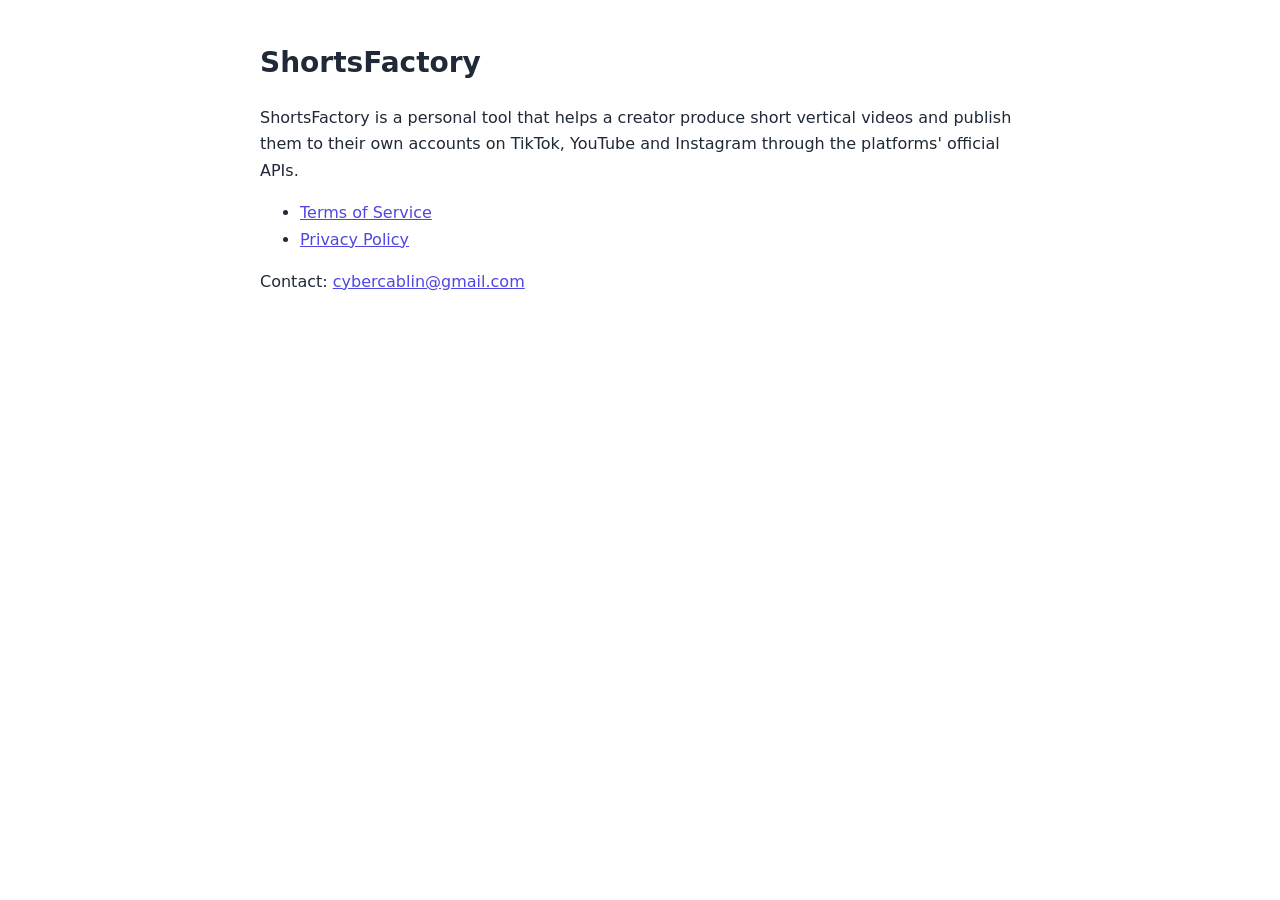
<file: index.html>
<!doctype html><html lang="en"><head><meta charset="utf-8"><meta name="viewport" content="width=device-width,initial-scale=1">
<title>ShortsFactory</title><link rel="stylesheet" href="style.css"></head><body>
<h1>ShortsFactory</h1>
<p>ShortsFactory is a personal tool that helps a creator produce short vertical videos and publish them to their own accounts on TikTok, YouTube and Instagram through the platforms' official APIs.</p>
<ul><li><a href="terms.html">Terms of Service</a></li><li><a href="privacy.html">Privacy Policy</a></li></ul>
<p>Contact: <a href="mailto:cybercablin@gmail.com">cybercablin@gmail.com</a></p>
</body></html>
</file>
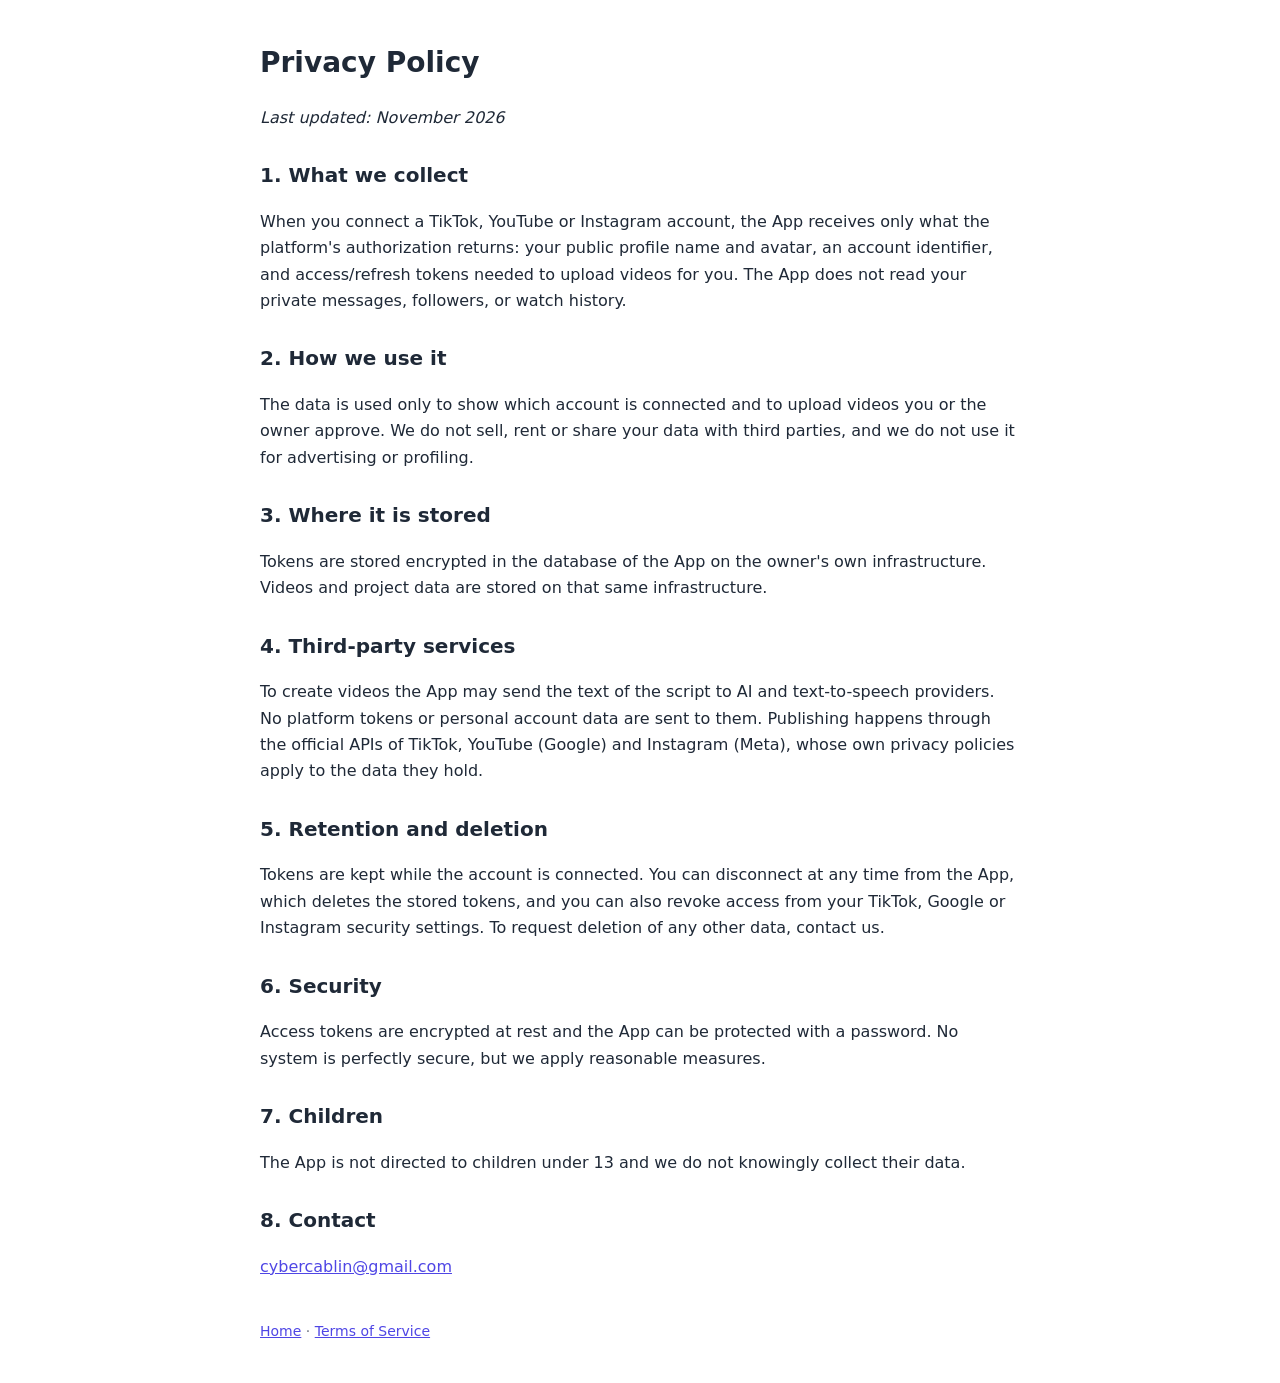
<file: privacy.html>
<!doctype html><html lang="en"><head><meta charset="utf-8"><meta name="viewport" content="width=device-width,initial-scale=1">
<title>Privacy Policy · ShortsFactory</title><link rel="stylesheet" href="style.css"></head><body>
<h1>Privacy Policy</h1>
<p><em>Last updated: November 2026</em></p>
<h2>1. What we collect</h2>
<p>When you connect a TikTok, YouTube or Instagram account, the App receives only what the platform's authorization returns: your public profile name and avatar, an account identifier, and access/refresh tokens needed to upload videos for you. The App does not read your private messages, followers, or watch history.</p>
<h2>2. How we use it</h2>
<p>The data is used only to show which account is connected and to upload videos you or the owner approve. We do not sell, rent or share your data with third parties, and we do not use it for advertising or profiling.</p>
<h2>3. Where it is stored</h2>
<p>Tokens are stored encrypted in the database of the App on the owner's own infrastructure. Videos and project data are stored on that same infrastructure.</p>
<h2>4. Third-party services</h2>
<p>To create videos the App may send the text of the script to AI and text-to-speech providers. No platform tokens or personal account data are sent to them. Publishing happens through the official APIs of TikTok, YouTube (Google) and Instagram (Meta), whose own privacy policies apply to the data they hold.</p>
<h2>5. Retention and deletion</h2>
<p>Tokens are kept while the account is connected. You can disconnect at any time from the App, which deletes the stored tokens, and you can also revoke access from your TikTok, Google or Instagram security settings. To request deletion of any other data, contact us.</p>
<h2>6. Security</h2>
<p>Access tokens are encrypted at rest and the App can be protected with a password. No system is perfectly secure, but we apply reasonable measures.</p>
<h2>7. Children</h2>
<p>The App is not directed to children under 13 and we do not knowingly collect their data.</p>
<h2>8. Contact</h2>
<p><a href="mailto:cybercablin@gmail.com">cybercablin@gmail.com</a></p>
<footer><a href="index.html">Home</a> · <a href="terms.html">Terms of Service</a></footer>
</body></html>
</file>
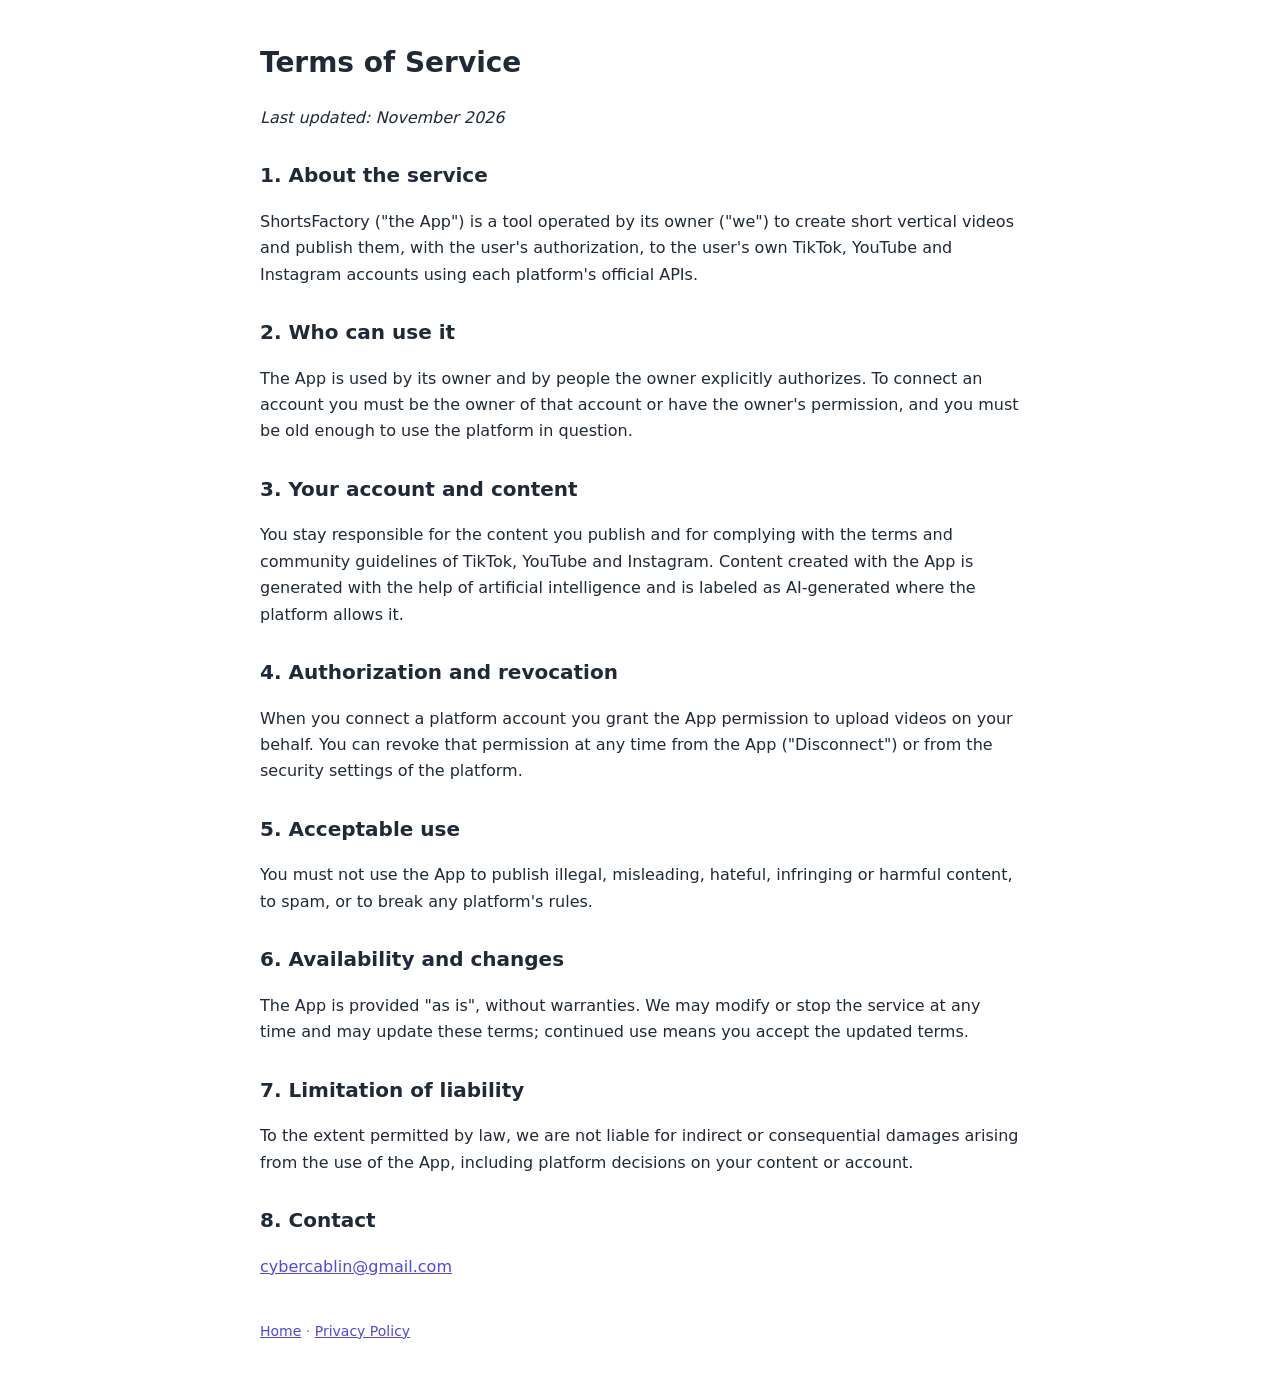
<file: terms.html>
<!doctype html><html lang="en"><head><meta charset="utf-8"><meta name="viewport" content="width=device-width,initial-scale=1">
<title>Terms of Service · ShortsFactory</title><link rel="stylesheet" href="style.css"></head><body>
<h1>Terms of Service</h1>
<p><em>Last updated: November 2026</em></p>
<h2>1. About the service</h2>
<p>ShortsFactory ("the App") is a tool operated by its owner ("we") to create short vertical videos and publish them, with the user's authorization, to the user's own TikTok, YouTube and Instagram accounts using each platform's official APIs.</p>
<h2>2. Who can use it</h2>
<p>The App is used by its owner and by people the owner explicitly authorizes. To connect an account you must be the owner of that account or have the owner's permission, and you must be old enough to use the platform in question.</p>
<h2>3. Your account and content</h2>
<p>You stay responsible for the content you publish and for complying with the terms and community guidelines of TikTok, YouTube and Instagram. Content created with the App is generated with the help of artificial intelligence and is labeled as AI-generated where the platform allows it.</p>
<h2>4. Authorization and revocation</h2>
<p>When you connect a platform account you grant the App permission to upload videos on your behalf. You can revoke that permission at any time from the App ("Disconnect") or from the security settings of the platform.</p>
<h2>5. Acceptable use</h2>
<p>You must not use the App to publish illegal, misleading, hateful, infringing or harmful content, to spam, or to break any platform's rules.</p>
<h2>6. Availability and changes</h2>
<p>The App is provided "as is", without warranties. We may modify or stop the service at any time and may update these terms; continued use means you accept the updated terms.</p>
<h2>7. Limitation of liability</h2>
<p>To the extent permitted by law, we are not liable for indirect or consequential damages arising from the use of the App, including platform decisions on your content or account.</p>
<h2>8. Contact</h2>
<p><a href="mailto:cybercablin@gmail.com">cybercablin@gmail.com</a></p>
<footer><a href="index.html">Home</a> · <a href="privacy.html">Privacy Policy</a></footer>
</body></html>
</file>
<file: style.css>
body{font-family:system-ui,-apple-system,Segoe UI,Roboto,sans-serif;max-width:760px;margin:40px auto;padding:0 20px;line-height:1.65;color:#1f2937}
h1{font-size:28px}h2{margin-top:28px;font-size:20px}a{color:#4f46e5}footer{margin-top:40px;color:#6b7280;font-size:14px}
</file>
